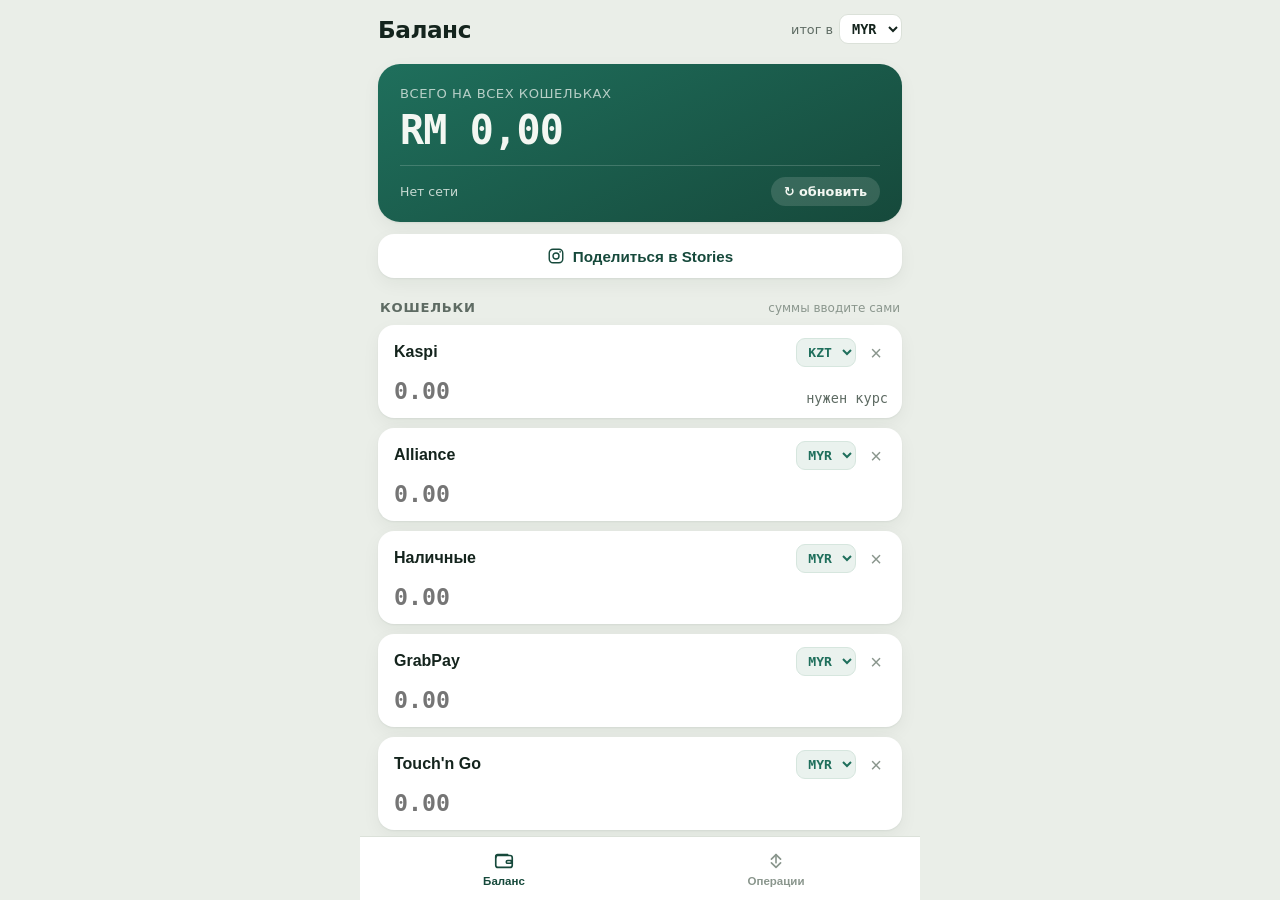
<file: finance-tracker/app/src/main/assets/index.html>
<!DOCTYPE html>
<html lang="ru">
<head>
<meta charset="UTF-8">
<meta name="viewport" content="width=device-width, initial-scale=1.0, maximum-scale=1.0, user-scalable=no, viewport-fit=cover">
<title>Мои финансы</title>
<link rel="stylesheet" href="styles.css">
</head>
<body>

<div class="app">

  <!-- ============ TAB: БАЛАНС ============ -->
  <section class="screen" id="screen-balance">
    <header class="topbar">
      <div class="topbar-row">
        <h1 class="screen-title">Баланс</h1>
        <label class="display-pick">
          итог в
          <select id="displayCurrency" class="mini-select"></select>
        </label>
      </div>
    </header>

    <main class="content">
      <div class="hero">
        <div class="hero-label">Всего на всех кошельках</div>
        <div class="hero-amount" id="heroTotal">—</div>
        <div class="hero-foot">
          <span id="rateStatus" class="rate-status">Курс не загружен</span>
          <button id="refreshRates" class="rate-refresh" type="button">↻ обновить</button>
        </div>
      </div>

      <button id="shareStory" class="share-btn" type="button">
        <svg viewBox="0 0 24 24" width="18" height="18" fill="none" stroke="currentColor" stroke-width="1.9" stroke-linecap="round" stroke-linejoin="round"><rect x="3" y="3" width="18" height="18" rx="5"/><circle cx="12" cy="12" r="4"/><circle cx="17.5" cy="6.5" r="1.1" fill="currentColor" stroke="none"/></svg>
        Поделиться в Stories
      </button>

      <div class="section-head">
        <span>Кошельки</span>
        <span class="hint">суммы вводите сами</span>
      </div>

      <div id="walletList" class="wallet-list"></div>

      <button id="addWallet" class="add-btn" type="button">+ Добавить кошелёк</button>

      <p class="attribution">Курсы: ExchangeRate-API · open.er-api.com</p>
    </main>
  </section>

  <!-- ============ TAB: ОПЕРАЦИИ ============ -->
  <section class="screen" id="screen-ops" hidden>
    <header class="topbar">
      <div class="topbar-row">
        <h1 class="screen-title">Операции</h1>
        <div class="month-switch">
          <button id="monthPrev" class="month-btn" type="button" aria-label="Предыдущий месяц">‹</button>
          <span id="monthLabel" class="month-label">—</span>
          <button id="monthNext" class="month-btn" type="button" aria-label="Следующий месяц">›</button>
        </div>
      </div>
    </header>

    <main class="content">
      <div class="add-card">
        <div class="type-toggle" id="typeToggle">
          <button class="type-btn active" data-type="expense" type="button">− Расход</button>
          <button class="type-btn" data-type="income" type="button">+ Приход</button>
        </div>

        <div class="field-row">
          <label class="field grow">
            <span class="field-label">Категория</span>
            <select id="opCategory" class="select"></select>
          </label>
        </div>
        <div class="field-row">
          <label class="field grow">
            <span class="field-label">Сумма</span>
            <input id="opAmount" class="input mono" type="number" inputmode="decimal" step="0.01" min="0" placeholder="0.00">
          </label>
          <label class="field">
            <span class="field-label">Валюта</span>
            <select id="opCurrency" class="select"></select>
          </label>
        </div>
        <div class="field-row">
          <label class="field grow">
            <span class="field-label" id="walletFieldLabel">Откуда (кошелёк)</span>
            <select id="opWallet" class="select"></select>
          </label>
        </div>
        <div class="field-row">
          <label class="field">
            <span class="field-label">Дата</span>
            <input id="opDate" class="input" type="date">
          </label>
          <label class="field grow">
            <span class="field-label">Заметка</span>
            <input id="opNote" class="input" type="text" maxlength="60" placeholder="необязательно">
          </label>
        </div>
        <button id="addOp" class="primary-btn" type="button">Добавить расход</button>
      </div>

      <div class="summary-card">
        <div class="stat-row">
          <div class="stat stat-in">
            <span class="stat-label">Приход</span>
            <span id="monthIncome" class="stat-amount mono">—</span>
          </div>
          <div class="stat stat-out">
            <span class="stat-label">Расход</span>
            <span id="monthExpense" class="stat-amount mono">—</span>
          </div>
        </div>
        <div class="section-sub">Расходы по категориям</div>
        <div id="catBreakdown" class="cat-breakdown"></div>
      </div>

      <div class="section-head">
        <span>Записи</span>
        <span class="hint" id="entriesCount"></span>
      </div>
      <div id="opList" class="expense-list"></div>
    </main>
  </section>

  <!-- ============ BOTTOM NAV ============ -->
  <nav class="tabbar">
    <button class="tab active" data-tab="balance" type="button">
      <svg viewBox="0 0 24 24" width="22" height="22" fill="none" stroke="currentColor" stroke-width="1.8" stroke-linecap="round" stroke-linejoin="round"><rect x="3" y="6" width="18" height="13" rx="2.5"/><path d="M16 11.5h4v3h-4a1.5 1.5 0 0 1 0-3z"/><path d="M3 8.5V7a2 2 0 0 1 2-2h11"/></svg>
      <span>Баланс</span>
    </button>
    <button class="tab" data-tab="ops" type="button">
      <svg viewBox="0 0 24 24" width="22" height="22" fill="none" stroke="currentColor" stroke-width="1.8" stroke-linecap="round" stroke-linejoin="round"><path d="M7 10l5-5 5 5"/><path d="M12 5v9"/><path d="M17 14l-5 5-5-5"/></svg>
      <span>Операции</span>
    </button>
  </nav>

</div>

<script src="app.js"></script>
</body>
</html>
</file>
<file: finance-tracker/app/src/main/assets/styles.css>
:root {
  --bg: #EAEEE8;
  --card: #FFFFFF;
  --ink: #14241D;
  --muted: #5E6B63;
  --faint: #8A968D;
  --line: #DBE1D9;
  --emerald: #16493B;
  --emerald-2: #1F6F5C;
  --brass: #B5862F;
  --clay: #B23A2E;
  --shadow: 0 1px 2px rgba(20, 36, 29, .06), 0 6px 18px rgba(20, 36, 29, .05);
  --mono: ui-monospace, "SF Mono", "Cascadia Mono", "Roboto Mono", Menlo, Consolas, monospace;
  --sans: system-ui, -apple-system, "Segoe UI", Roboto, "Helvetica Neue", Arial, sans-serif;
  --r: 16px;
}

* { box-sizing: border-box; -webkit-tap-highlight-color: transparent; }

html, body {
  margin: 0;
  padding: 0;
  height: 100%;
  background: var(--bg);
  color: var(--ink);
  font-family: var(--sans);
  font-size: 16px;
  -webkit-text-size-adjust: 100%;
}

.app {
  display: flex;
  flex-direction: column;
  height: 100%;
  max-width: 560px;
  margin: 0 auto;
}

.screen { display: flex; flex-direction: column; flex: 1; min-height: 0; }
.screen[hidden] { display: none; }

/* ---------- top bar ---------- */
.topbar {
  padding: calc(env(safe-area-inset-top, 0px) + 14px) 18px 10px;
  background: var(--bg);
}
.topbar-row {
  display: flex;
  align-items: center;
  justify-content: space-between;
  gap: 12px;
}
.screen-title {
  margin: 0;
  font-size: 1.45rem;
  font-weight: 680;
  letter-spacing: -0.02em;
}
.display-pick {
  font-size: .8rem;
  color: var(--muted);
  display: inline-flex;
  align-items: center;
  gap: 6px;
}
.mini-select {
  font-family: var(--mono);
  font-size: .85rem;
  font-weight: 600;
  color: var(--ink);
  background: var(--card);
  border: 1px solid var(--line);
  border-radius: 9px;
  padding: 5px 8px;
}

/* ---------- scroll area ---------- */
.content {
  flex: 1;
  min-height: 0;
  overflow-y: auto;
  padding: 4px 18px 22px;
  -webkit-overflow-scrolling: touch;
}

/* ---------- hero balance ---------- */
.hero {
  background: linear-gradient(155deg, var(--emerald-2), var(--emerald));
  color: #F3F7F2;
  border-radius: 22px;
  padding: 22px 22px 16px;
  box-shadow: var(--shadow);
  margin-top: 6px;
}
.hero-label {
  font-size: .82rem;
  letter-spacing: .04em;
  text-transform: uppercase;
  color: rgba(243, 247, 242, .72);
}
.hero-amount {
  font-family: var(--mono);
  font-size: 2.5rem;
  font-weight: 600;
  letter-spacing: -0.02em;
  margin: 6px 0 12px;
  font-variant-numeric: tabular-nums;
  word-break: break-word;
}
.hero-foot {
  display: flex;
  align-items: center;
  justify-content: space-between;
  gap: 10px;
  border-top: 1px solid rgba(243, 247, 242, .18);
  padding-top: 11px;
}
.rate-status { font-size: .78rem; color: rgba(243, 247, 242, .8); }
.rate-refresh {
  font-family: var(--sans);
  font-size: .8rem;
  font-weight: 600;
  color: #F3F7F2;
  background: rgba(243, 247, 242, .14);
  border: 0;
  border-radius: 20px;
  padding: 7px 13px;
}
.rate-refresh:active { background: rgba(243, 247, 242, .26); }
.rate-refresh.busy { opacity: .55; }

/* ---------- section headings ---------- */
.section-head {
  display: flex;
  align-items: baseline;
  justify-content: space-between;
  margin: 22px 2px 10px;
}
.section-head > span:first-child {
  font-size: .82rem;
  font-weight: 700;
  letter-spacing: .06em;
  text-transform: uppercase;
  color: var(--muted);
}
.hint { font-size: .75rem; color: var(--faint); }

/* ---------- wallets ---------- */
.wallet-list { display: flex; flex-direction: column; gap: 10px; }
.wallet {
  background: var(--card);
  border-radius: var(--r);
  box-shadow: var(--shadow);
  padding: 13px 14px 12px;
}
.wallet-top {
  display: flex;
  align-items: center;
  gap: 8px;
  margin-bottom: 8px;
}
.wallet-name {
  flex: 1;
  font-size: 1rem;
  font-weight: 600;
  color: var(--ink);
  border: 0;
  background: transparent;
  padding: 4px 2px;
  border-bottom: 1px dashed transparent;
  min-width: 0;
}
.wallet-name:focus { outline: none; border-bottom-color: var(--line); }
.wallet-cur {
  font-family: var(--mono);
  font-size: .82rem;
  font-weight: 600;
  color: var(--emerald-2);
  background: #EAF2EE;
  border: 1px solid #D6E6DE;
  border-radius: 9px;
  padding: 5px 7px;
}
.wallet-del {
  border: 0;
  background: transparent;
  color: var(--faint);
  font-size: 1.25rem;
  line-height: 1;
  padding: 4px 6px;
  border-radius: 8px;
}
.wallet-del:active { background: #F2EAE9; color: var(--clay); }
.wallet-bottom {
  display: flex;
  align-items: flex-end;
  justify-content: space-between;
  gap: 10px;
}
.wallet-amount {
  font-family: var(--mono);
  font-size: 1.45rem;
  font-weight: 600;
  color: var(--ink);
  border: 0;
  background: transparent;
  width: 60%;
  padding: 2px;
  font-variant-numeric: tabular-nums;
}
.wallet-amount:focus { outline: none; }
.wallet-conv {
  font-family: var(--mono);
  font-size: .85rem;
  color: var(--muted);
  text-align: right;
  font-variant-numeric: tabular-nums;
}

.add-btn {
  width: 100%;
  margin-top: 12px;
  padding: 13px;
  font-size: .95rem;
  font-weight: 600;
  color: var(--emerald);
  background: transparent;
  border: 1.5px dashed #B9CABF;
  border-radius: var(--r);
}
.add-btn:active { background: #E1EAE3; }

.attribution {
  text-align: center;
  font-size: .68rem;
  color: var(--faint);
  margin: 22px 0 4px;
}

/* ---------- expense add form ---------- */
.add-card {
  background: var(--card);
  border-radius: 18px;
  box-shadow: var(--shadow);
  padding: 14px;
  margin-top: 6px;
}
.field-row { display: flex; gap: 10px; margin-bottom: 11px; }
.field { display: flex; flex-direction: column; gap: 5px; min-width: 0; }
.field.grow { flex: 1; }
.field-label {
  font-size: .72rem;
  font-weight: 600;
  letter-spacing: .03em;
  text-transform: uppercase;
  color: var(--faint);
}
.input, .select {
  font-family: var(--sans);
  font-size: 1rem;
  color: var(--ink);
  background: #F5F8F4;
  border: 1px solid var(--line);
  border-radius: 11px;
  padding: 11px 12px;
  width: 100%;
}
.input.mono { font-family: var(--mono); font-variant-numeric: tabular-nums; }
.input:focus, .select:focus { outline: none; border-color: var(--emerald-2); background: #fff; }
.select { appearance: none; -webkit-appearance: none; background-image: none; }

.primary-btn {
  width: 100%;
  margin-top: 3px;
  padding: 14px;
  font-size: 1rem;
  font-weight: 700;
  color: #F3F7F2;
  background: var(--emerald);
  border: 0;
  border-radius: 13px;
}
.primary-btn:active { background: #0F3A2E; }

/* ---------- month summary ---------- */
.summary-card {
  background: var(--card);
  border-radius: 18px;
  box-shadow: var(--shadow);
  padding: 16px;
  margin-top: 14px;
}
.summary-top {
  display: flex;
  align-items: baseline;
  justify-content: space-between;
  margin-bottom: 14px;
}
.summary-label { font-size: .85rem; color: var(--muted); }
.summary-amount {
  font-size: 1.7rem;
  font-weight: 600;
  letter-spacing: -0.01em;
  font-variant-numeric: tabular-nums;
}
.cat-breakdown { display: flex; flex-direction: column; gap: 11px; }
.cat-row { display: grid; grid-template-columns: 1fr auto; gap: 4px 10px; align-items: center; }
.cat-name { font-size: .9rem; display: flex; align-items: center; gap: 8px; }
.cat-dot { width: 10px; height: 10px; border-radius: 50%; flex: none; }
.cat-val { font-family: var(--mono); font-size: .9rem; color: var(--ink); font-variant-numeric: tabular-nums; }
.cat-bar { grid-column: 1 / -1; height: 6px; background: #EDF1EC; border-radius: 4px; overflow: hidden; }
.cat-bar > span { display: block; height: 100%; border-radius: 4px; }
.empty-note { font-size: .85rem; color: var(--faint); text-align: center; padding: 8px 0 2px; }

.month-switch { display: flex; align-items: center; gap: 4px; }
.month-btn {
  border: 0; background: var(--card); box-shadow: var(--shadow);
  width: 32px; height: 32px; border-radius: 9px;
  font-size: 1.2rem; color: var(--ink); line-height: 1;
}
.month-btn:active { background: #E1EAE3; }
.month-label { font-size: .9rem; font-weight: 600; min-width: 92px; text-align: center; }

/* ---------- expense list ---------- */
.expense-list { display: flex; flex-direction: column; }
.ex-day-head {
  font-size: .75rem; font-weight: 700; letter-spacing: .04em;
  color: var(--faint); text-transform: uppercase;
  margin: 16px 2px 6px;
}
.ex-row {
  display: flex; align-items: center; gap: 11px;
  padding: 12px 2px;
  border-bottom: 1px solid var(--line);
}
.ex-dot { width: 11px; height: 11px; border-radius: 50%; flex: none; }
.ex-main { flex: 1; min-width: 0; }
.ex-cat { font-size: .98rem; font-weight: 600; }
.ex-note { font-size: .8rem; color: var(--muted); white-space: nowrap; overflow: hidden; text-overflow: ellipsis; }
.ex-amt { font-family: var(--mono); font-size: 1rem; font-weight: 600; text-align: right; font-variant-numeric: tabular-nums; }
.ex-amt .orig { display: block; font-size: .72rem; font-weight: 400; color: var(--faint); }
.ex-del {
  border: 0; background: transparent; color: var(--faint);
  font-size: 1.2rem; line-height: 1; padding: 4px 6px; border-radius: 8px;
}
.ex-del:active { background: #F2EAE9; color: var(--clay); }
.list-empty { text-align: center; color: var(--faint); font-size: .9rem; padding: 28px 0; }

/* ---------- bottom tab bar ---------- */
.tabbar {
  display: flex;
  background: var(--card);
  border-top: 1px solid var(--line);
  padding: 6px 8px calc(env(safe-area-inset-bottom, 0px) + 6px);
}
.tab {
  flex: 1;
  display: flex;
  flex-direction: column;
  align-items: center;
  gap: 3px;
  border: 0;
  background: transparent;
  color: var(--faint);
  font-size: .72rem;
  font-weight: 600;
  padding: 7px 0;
}
.tab.active { color: var(--emerald); }
.tab svg { display: block; }

/* ---------- share to stories ---------- */
.share-btn {
  width: 100%;
  margin-top: 12px;
  display: flex;
  align-items: center;
  justify-content: center;
  gap: 8px;
  padding: 13px;
  font-size: .95rem;
  font-weight: 700;
  color: var(--emerald);
  background: var(--card);
  border: 0;
  border-radius: var(--r);
  box-shadow: var(--shadow);
}
.share-btn:active { background: #E1EAE3; }
.share-btn svg { flex: none; }

/* ---------- type toggle (расход / приход) ---------- */
.type-toggle {
  display: flex;
  gap: 6px;
  background: #EDF1EC;
  border-radius: 13px;
  padding: 4px;
  margin-bottom: 13px;
}
.type-btn {
  flex: 1;
  border: 0;
  background: transparent;
  color: var(--muted);
  font-family: var(--sans);
  font-size: .95rem;
  font-weight: 700;
  padding: 11px 0;
  border-radius: 10px;
}
.type-btn.active { background: var(--card); color: var(--emerald); box-shadow: var(--shadow); }
.add-card.income-mode .type-btn.active { color: var(--emerald-2); }
.add-card.income-mode .primary-btn { background: var(--emerald-2); }
.add-card.income-mode .primary-btn:active { background: #185A4A; }

/* ---------- month income / expense stats ---------- */
.stat-row { display: flex; gap: 12px; margin-bottom: 16px; }
.stat {
  flex: 1;
  background: #F5F8F4;
  border-radius: 13px;
  padding: 12px 14px;
}
.stat-label {
  display: block;
  font-size: .75rem;
  font-weight: 600;
  letter-spacing: .03em;
  text-transform: uppercase;
  color: var(--faint);
  margin-bottom: 4px;
}
.stat-amount { font-size: 1.25rem; font-weight: 700; font-variant-numeric: tabular-nums; }
.stat-in .stat-amount { color: var(--emerald-2); }
.stat-out .stat-amount { color: var(--clay); }

.section-sub {
  font-size: .78rem;
  font-weight: 700;
  letter-spacing: .04em;
  text-transform: uppercase;
  color: var(--muted);
  margin-bottom: 12px;
}

/* ---------- coloured amounts in list ---------- */
.ex-amt.amt-in { color: var(--emerald-2); }
.ex-amt.amt-out { color: var(--ink); }

/* ---------- flash note ---------- */
.flash-note {
  position: fixed;
  left: 16px; right: 16px;
  bottom: calc(env(safe-area-inset-bottom, 0px) + 78px);
  max-width: 528px;
  margin: 0 auto;
  background: var(--emerald);
  color: #F3F7F2;
  font-size: .88rem;
  line-height: 1.35;
  padding: 13px 16px;
  border-radius: 13px;
  box-shadow: 0 8px 24px rgba(20,36,29,.25);
  opacity: 0;
  transform: translateY(12px);
  transition: opacity .2s, transform .2s;
  pointer-events: none;
  z-index: 50;
}
.flash-note.show { opacity: 1; transform: translateY(0); }
</file>
